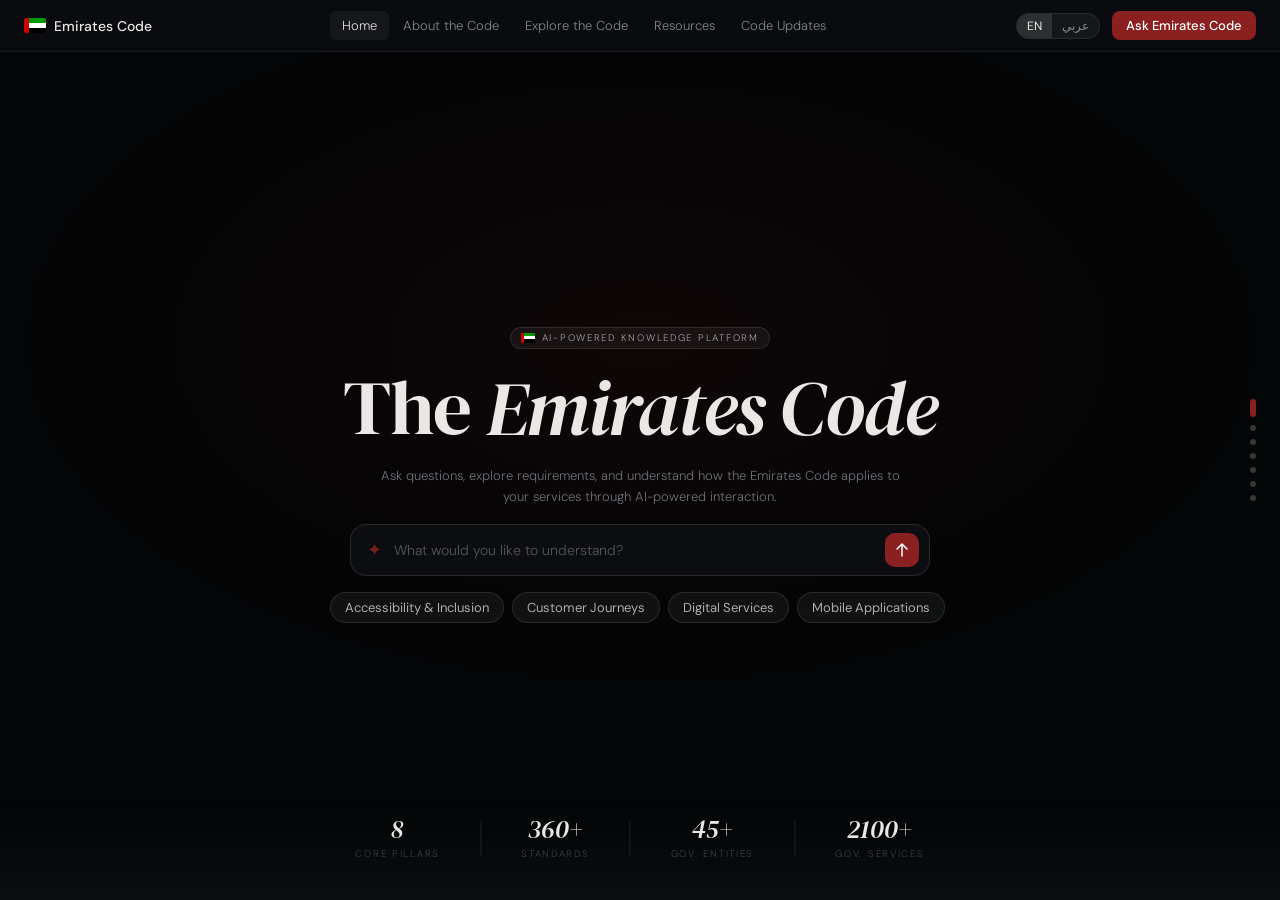
<file: src/main/resources/templates/demo3/index.html>
<!DOCTYPE html>
<html lang="en">
<head>
  <meta charset="UTF-8"/>
  <meta name="viewport" content="width=device-width, initial-scale=1.0"/>
  <title>Emirates Code — AI-Powered Knowledge Platform</title>
  <link href="https://fonts.googleapis.com/css2?family=DM+Sans:ital,opsz,wght@0,9..40,300;0,9..40,400;0,9..40,500;0,9..40,600;1,9..40,300&family=DM+Serif+Display:ital@0;1&display=swap" rel="stylesheet">
  <style>
    /* ─── Reset & Variables ───────────────────────────────────────── */
    *, *::before, *::after { margin: 0; padding: 0; box-sizing: border-box; }
    html { scroll-behavior: smooth; }

    :root {
      --bg: #0b0d11;
      --bg-card: #0f1115;
      --fg: #eae7e5;
      --fg-muted: #6e7278;
      --fg-dim: #3d4148;
      --red: #8b2020;
      --green: #1a5c38;
      --border: rgba(255,255,255,0.08);
      --border-hover: rgba(255,255,255,0.16);
    }

    body {
      font-family: 'DM Sans', system-ui, sans-serif;
      font-weight: 300;
      background: var(--bg);
      color: var(--fg);
      overflow: hidden;
    }

    h1, h2, h3 {
      font-family: 'DM Serif Display', serif;
      font-weight: 400;
      letter-spacing: -0.02em;
    }

    /* ─── Snap Container ─────────────────────────────────────────── */
    #snap-container {
      height: 100vh;
      overflow-y: scroll;
      scroll-snap-type: y mandatory;
      scrollbar-width: none;
    }
    #snap-container::-webkit-scrollbar { display: none; }

    .snap-section {
      scroll-snap-align: start;
      scroll-snap-stop: always;
      height: 100vh;
      min-height: 100vh;
      position: relative;
      overflow: hidden;
    }

    /* ─── Separator ──────────────────────────────────────────────── */
    .separator {
      background: linear-gradient(90deg, transparent, rgba(255,255,255,0.1), transparent);
      height: 1px;
      position: absolute;
      top: 0;
      left: 0;
      right: 0;
    }

    /* ─── Fixed Navbar ───────────────────────────────────────────── */
    .navbar {
      position: fixed;
      top: 0;
      left: 0;
      right: 0;
      z-index: 200;
      height: 52px;
      background: rgba(11,13,17,0.85);
      backdrop-filter: blur(20px);
      -webkit-backdrop-filter: blur(20px);
      border-bottom: 1px solid rgba(255,255,255,0.06);
      display: flex;
      align-items: center;
      padding: 0 1.5rem;
      gap: 2rem;
    }

    .navbar-brand {
      display: flex;
      align-items: center;
      gap: 0.5rem;
      font-family: 'DM Sans', sans-serif;
      font-weight: 500;
      font-size: 0.875rem;
      color: var(--fg);
      text-decoration: none;
      white-space: nowrap;
      flex-shrink: 0;
    }

    .navbar-brand .flag-icon {
      width: 22px;
      height: 15px;
      display: inline-flex;
      flex-direction: column;
      overflow: hidden;
      border-radius: 2px;
      flex-shrink: 0;
    }

    .navbar-brand .flag-icon span {
      flex: 1;
    }

    .flag-green { background: #009900; }
    .flag-white { background: #ffffff; }
    .flag-black { background: #000000; }
    .flag-red-bar {
      position: absolute;
      left: 0;
      top: 0;
      bottom: 0;
      width: 5px;
      background: #cc0001;
    }

    .flag-wrap {
      width: 22px;
      height: 15px;
      position: relative;
      overflow: hidden;
      border-radius: 2px;
      flex-shrink: 0;
    }
    .flag-wrap .flag-stripes {
      position: absolute;
      left: 5px;
      top: 0;
      right: 0;
      bottom: 0;
      display: flex;
      flex-direction: column;
    }
    .flag-wrap .flag-stripes span { flex: 1; }

    .navbar-nav {
      display: flex;
      align-items: center;
      gap: 0.125rem;
      flex: 1;
      justify-content: center;
    }

    .nav-link {
      color: rgba(255,255,255,0.5);
      font-size: 0.8125rem;
      font-weight: 300;
      text-decoration: none;
      padding: 0.375rem 0.75rem;
      border-radius: 0.375rem;
      transition: color 0.2s, background 0.2s;
      white-space: nowrap;
    }
    .nav-link:hover, .nav-link.active {
      color: rgba(255,255,255,0.85);
      background: rgba(255,255,255,0.05);
    }

    .navbar-right {
      display: flex;
      align-items: center;
      gap: 0.75rem;
      flex-shrink: 0;
    }

    .lang-toggle {
      display: flex;
      align-items: center;
      background: rgba(255,255,255,0.05);
      border: 1px solid rgba(255,255,255,0.08);
      border-radius: 999px;
      overflow: hidden;
      font-size: 0.75rem;
    }
    .lang-toggle button {
      background: none;
      border: none;
      color: rgba(255,255,255,0.5);
      padding: 0.25rem 0.625rem;
      cursor: pointer;
      font-family: 'DM Sans', sans-serif;
      font-size: 0.75rem;
      font-weight: 400;
      transition: all 0.2s;
    }
    .lang-toggle button.active {
      background: rgba(255,255,255,0.1);
      color: rgba(255,255,255,0.9);
    }

    .btn-ask {
      background: var(--red);
      color: #fff;
      border: none;
      border-radius: 0.5rem;
      padding: 0.4rem 0.875rem;
      font-family: 'DM Sans', sans-serif;
      font-size: 0.8125rem;
      font-weight: 500;
      cursor: pointer;
      transition: all 0.2s;
      white-space: nowrap;
    }
    .btn-ask:hover { background: #a02424; }

    .btn-secondary {
      background: rgba(255,255,255,0.06);
      color: rgba(255,255,255,0.7);
      border: 1px solid rgba(255,255,255,0.1);
      border-radius: 0.5rem;
      padding: 0.5rem 1.125rem;
      font-family: 'DM Sans', sans-serif;
      font-size: 0.8125rem;
      font-weight: 400;
      cursor: pointer;
      transition: all 0.2s;
    }
    .btn-secondary:hover {
      background: rgba(255,255,255,0.1);
      color: rgba(255,255,255,0.9);
      border-color: rgba(255,255,255,0.18);
    }

    /* ─── Dot Navigation ─────────────────────────────────────────── */
    .dot-nav {
      position: fixed;
      right: 1.5rem;
      top: 50%;
      transform: translateY(-50%);
      display: flex;
      flex-direction: column;
      gap: 8px;
      z-index: 100;
    }

    .dot-nav-item {
      width: 6px;
      height: 6px;
      border-radius: 50%;
      background: rgba(255,255,255,0.2);
      cursor: pointer;
      transition: all 0.3s;
    }

    .dot-nav-item.active {
      width: 6px;
      height: 18px;
      border-radius: 3px;
      background: #8b2020;
    }

    /* ─── BG Parallax Layers ─────────────────────────────────────── */
    .parallax-bg {
      position: absolute;
      inset: -10%;
      background-size: cover;
      background-position: center;
      will-change: transform;
      z-index: 0;
    }

    .overlay-dark {
      position: absolute;
      inset: 0;
      background: oklch(8% 0.005 260 / 68%);
      z-index: 1;
    }

    .overlay-glow {
      position: absolute;
      inset: 0;
      background: radial-gradient(ellipse 70% 55% at 50% 38%, rgba(139,32,32,0.08) 0%, transparent 70%);
      z-index: 2;
    }

    .bottom-fade {
      position: absolute;
      bottom: 0;
      left: 0;
      right: 0;
      height: 96px;
      background: linear-gradient(to top, #0b0d11, transparent);
      z-index: 3;
    }

    .section-content {
      position: relative;
      z-index: 4;
      height: 100%;
      display: flex;
      flex-direction: column;
      justify-content: center;
    }

    /* ─── Section 1: Hero ────────────────────────────────────────── */
    #section-hero .parallax-bg {
      background-image: url('https://d2xsxph8kpxj0f.cloudfront.net/310419663032392563/ZMamoSp8sQULAHMR8YxFMF/hero-bg-btTBUnJJ8727t82yEkLZsq.webp');
    }

    .hero-inner {
      display: flex;
      flex-direction: column;
      align-items: center;
      text-align: center;
      padding: 0 1.5rem;
      padding-top: 52px;
      gap: 1rem;
    }

    .eyebrow-badge {
      display: inline-flex;
      align-items: center;
      gap: 0.4rem;
      background: rgba(255,255,255,0.05);
      border: 1px solid rgba(255,255,255,0.1);
      border-radius: 999px;
      padding: 0.2rem 0.65rem;
      font-size: 0.6rem;
      font-weight: 300;
      letter-spacing: 0.18em;
      text-transform: uppercase;
      color: rgba(255,255,255,0.6);
    }

    .hero-headline {
      font-family: 'DM Serif Display', serif;
      font-size: clamp(2.25rem, 6vw, 5rem);
      color: var(--fg);
      line-height: 1.1;
    }

    .hero-headline em {
      font-style: italic;
      color: var(--fg);
    }

    .hero-subtitle {
      font-size: 0.8125rem;
      font-weight: 300;
      color: var(--fg-muted);
      max-width: 520px;
      line-height: 1.65;
    }

    .ai-input-wrapper {
      background: #0c0d10;
      border: 1px solid rgba(255,255,255,0.12);
      border-radius: 1rem;
      transition: all 0.3s;
      max-width: 580px;
      width: 100%;
      display: flex;
      align-items: center;
      padding: 0.5rem 0.625rem 0.5rem 1rem;
      gap: 0.75rem;
    }

    .ai-input-wrapper:focus-within {
      border-color: rgba(255,255,255,0.22);
      box-shadow: 0 0 0 3px rgba(255,255,255,0.04), 0 8px 40px rgba(0,0,0,0.3);
    }

    .ai-input-icon {
      color: var(--red);
      font-size: 1.125rem;
      flex-shrink: 0;
      opacity: 0.85;
    }

    .ai-input-wrapper input {
      flex: 1;
      background: none;
      border: none;
      outline: none;
      color: var(--fg);
      font-family: 'DM Sans', sans-serif;
      font-size: 0.875rem;
      font-weight: 300;
      min-width: 0;
    }

    .ai-input-wrapper input::placeholder { color: rgba(255,255,255,0.3); }

    .ai-send-btn {
      background: var(--red);
      border: none;
      border-radius: 0.625rem;
      width: 34px;
      height: 34px;
      display: flex;
      align-items: center;
      justify-content: center;
      cursor: pointer;
      flex-shrink: 0;
      transition: background 0.2s;
      color: #fff;
      font-size: 0.875rem;
    }
    .ai-send-btn:hover { background: #a02424; }

    .chips-row {
      display: flex;
      gap: 0.5rem;
      overflow-x: auto;
      scrollbar-width: none;
      max-width: 620px;
      width: 100%;
      padding-bottom: 2px;
    }
    .chips-row::-webkit-scrollbar { display: none; }

    .prompt-chip {
      background: rgba(255,255,255,0.05);
      border: 1px solid rgba(255,255,255,0.1);
      border-radius: 999px;
      padding: 0.375rem 0.875rem;
      font-family: 'DM Sans', sans-serif;
      font-size: 0.8125rem;
      font-weight: 400;
      color: #b0adab;
      white-space: nowrap;
      cursor: pointer;
      transition: all 0.2s;
      display: inline-flex;
      align-items: center;
    }
    .prompt-chip:hover {
      color: #eae7e5;
      background: rgba(255,255,255,0.09);
      border-color: rgba(255,255,255,0.18);
    }

    /* Hero stats bar */
    .stats-bar {
      position: absolute;
      bottom: 2.5rem;
      left: 50%;
      transform: translateX(-50%);
      z-index: 4;
      display: flex;
      align-items: center;
      gap: 2.5rem;
    }

    .stat-item {
      display: flex;
      flex-direction: column;
      align-items: center;
      gap: 0.25rem;
    }

    .stat-number {
      font-family: 'DM Serif Display', serif;
      font-style: italic;
      font-size: clamp(1.25rem, 2vw, 1.75rem);
      color: var(--fg);
      line-height: 1;
    }

    .stat-label {
      font-family: 'DM Sans', sans-serif;
      font-weight: 300;
      font-size: 0.6rem;
      letter-spacing: 0.18em;
      text-transform: uppercase;
      color: #3d4148;
    }

    .stat-sep {
      width: 1px;
      height: 36px;
      background: rgba(255,255,255,0.1);
    }

    /* ─── Eyebrow (sections) ─────────────────────────────────────── */
    .eyebrow {
      font-family: 'DM Sans', sans-serif;
      font-size: 0.6rem;
      font-weight: 300;
      letter-spacing: 0.18em;
      text-transform: uppercase;
      margin-bottom: 0.75rem;
    }
    .eyebrow-red { color: var(--red); }
    .eyebrow-green { color: #2e8b57; }

    .section-header-block {
      margin-bottom: 1.75rem;
    }

    .section-h2 {
      font-size: clamp(1.75rem, 3.5vw, 3rem);
      color: var(--fg);
      line-height: 1.1;
      margin-bottom: 0.625rem;
    }

    .section-subtitle {
      font-size: 0.8125rem;
      font-weight: 300;
      color: var(--fg-muted);
      max-width: 480px;
      line-height: 1.65;
    }

    /* ─── Section 2: Intent ─────────────────────────────────────── */
    #section-intent .parallax-bg {
      background-image: url('https://d2xsxph8kpxj0f.cloudfront.net/310419663032392563/ZMamoSp8sQULAHMR8YxFMF/section-bg-green-9KpvyUDKKNtKGo25KBaACY.webp');
    }

    .intent-grid {
      display: grid;
      grid-template-columns: repeat(3, 1fr);
      gap: 0.625rem;
      max-width: 860px;
      width: 100%;
    }

    .intent-card {
      cursor: pointer;
      background: #08090c;
      border: 1px solid rgba(255,255,255,0.08);
      border-radius: 0.75rem;
      padding: 1.1rem 1.25rem;
      transition: all 0.3s cubic-bezier(0.4,0,0.2,1);
    }

    .intent-card:hover {
      border-color: rgba(255,255,255,0.16);
      transform: translateY(-2px);
      box-shadow: 0 8px 24px rgba(0,0,0,0.3);
    }

    .intent-icon {
      font-family: monospace;
      font-size: 1rem;
      color: #3d4148;
      margin-bottom: 0.5rem;
      display: block;
    }

    .intent-title {
      font-family: 'DM Sans', sans-serif;
      font-weight: 500;
      font-size: 0.8125rem;
      color: #e0ddd9;
      margin-bottom: 0.35rem;
      line-height: 1.3;
    }

    .intent-desc {
      font-family: 'DM Sans', sans-serif;
      font-weight: 300;
      font-size: 0.75rem;
      color: #6e7278;
      line-height: 1.55;
    }

    /* ─── Section 3: Questions ──────────────────────────────────── */
    #section-questions {
      background: #0b0d11;
    }

    .questions-layout {
      display: flex;
      gap: 4rem;
      align-items: flex-start;
      max-width: 960px;
      width: 100%;
      padding: 0 1.5rem;
    }

    .questions-left {
      flex-shrink: 0;
      width: 220px;
    }

    .questions-right {
      flex: 1;
      min-width: 0;
    }

    .question-item {
      border-bottom: 1px solid rgba(255,255,255,0.07);
      transition: background 0.2s;
      border-radius: 0.375rem;
      overflow: hidden;
    }

    .question-item:hover { background: rgba(255,255,255,0.03); }

    .question-header {
      display: flex;
      align-items: center;
      justify-content: space-between;
      padding: 1rem 0.75rem;
      cursor: pointer;
      gap: 1rem;
    }

    .question-text {
      font-family: 'DM Sans', sans-serif;
      font-weight: 400;
      font-size: 0.9375rem;
      color: var(--fg);
      line-height: 1.45;
    }

    .question-toggle {
      width: 20px;
      height: 20px;
      border-radius: 50%;
      background: rgba(255,255,255,0.06);
      border: none;
      color: rgba(255,255,255,0.5);
      display: flex;
      align-items: center;
      justify-content: center;
      cursor: pointer;
      flex-shrink: 0;
      font-size: 0.75rem;
      transition: all 0.3s;
    }

    .question-item.open .question-toggle {
      background: rgba(139,32,32,0.2);
      color: #e05a5a;
      transform: rotate(45deg);
    }

    .question-body {
      max-height: 0;
      overflow: hidden;
      transition: max-height 0.4s ease;
    }

    .question-item.open .question-body { max-height: 300px; }

    .question-answer {
      padding: 0 0.75rem 1rem;
      font-family: 'DM Sans', sans-serif;
      font-weight: 300;
      font-size: 0.875rem;
      color: var(--fg-muted);
      line-height: 1.65;
    }

    .question-meta {
      display: flex;
      align-items: center;
      gap: 0.5rem;
      margin-top: 0.75rem;
      flex-wrap: wrap;
    }

    .q-tag {
      background: rgba(255,255,255,0.05);
      border: 1px solid rgba(255,255,255,0.08);
      border-radius: 999px;
      padding: 0.125rem 0.5rem;
      font-size: 0.6875rem;
      color: rgba(255,255,255,0.5);
    }

    .q-refs {
      font-size: 0.6875rem;
      color: var(--fg-dim);
      margin-left: auto;
    }

    /* ─── Section 4: Framework ──────────────────────────────────── */
    #section-framework .parallax-bg {
      background-image: url('https://d2xsxph8kpxj0f.cloudfront.net/310419663032392563/ZMamoSp8sQULAHMR8YxFMF/section-bg-green-9KpvyUDKKNtKGo25KBaACY.webp');
    }

    .domain-grid {
      display: grid;
      grid-template-columns: repeat(4, 1fr);
      gap: 0.625rem;
      max-width: 900px;
      width: 100%;
    }

    .domain-card {
      cursor: pointer;
      background: #06070a;
      border: 1px solid rgba(255,255,255,0.07);
      border-radius: 0.75rem;
      padding: 1.1rem 1.25rem;
      transition: all 0.3s cubic-bezier(0.4,0,0.2,1);
    }

    .domain-card:hover {
      border-color: rgba(139,32,32,0.35);
      transform: translateY(-3px);
      box-shadow: 0 0 0 1px rgba(139,32,32,0.15), 0 12px 40px rgba(0,0,0,0.4);
    }

    .domain-accent-line {
      width: 24px;
      height: 1px;
      margin-bottom: 0.75rem;
    }

    .domain-name {
      font-family: 'DM Sans', sans-serif;
      font-weight: 500;
      font-size: 0.8125rem;
      color: #e0ddd9;
      margin-bottom: 0.35rem;
      line-height: 1.3;
    }

    .domain-desc {
      font-family: 'DM Sans', sans-serif;
      font-weight: 300;
      font-size: 0.75rem;
      color: #6e7278;
      line-height: 1.55;
      display: -webkit-box;
      -webkit-line-clamp: 2;
      -webkit-box-orient: vertical;
      overflow: hidden;
      margin-bottom: 0.625rem;
    }

    .domain-count {
      font-family: 'DM Sans', sans-serif;
      font-weight: 300;
      font-size: 0.6875rem;
    }

    .framework-header-row {
      display: flex;
      align-items: flex-end;
      justify-content: space-between;
      max-width: 900px;
      width: 100%;
      margin-bottom: 1.25rem;
    }

    /* ─── Section 5: What's New ─────────────────────────────────── */
    #section-updates .parallax-bg {
      background-image: url('https://d2xsxph8kpxj0f.cloudfront.net/310419663032392563/ZMamoSp8sQULAHMR8YxFMF/section-bg-red-PJ7vS9FbSULvuxE6RbkryQ.webp');
    }

    .updates-grid {
      display: grid;
      grid-template-columns: repeat(2, 1fr);
      gap: 0.75rem;
      max-width: 760px;
      width: 100%;
    }

    .update-card {
      background: rgba(11,13,17,0.8);
      border: 1px solid rgba(255,255,255,0.1);
      border-radius: 0.75rem;
      padding: 1.25rem;
      backdrop-filter: blur(12px);
      -webkit-backdrop-filter: blur(12px);
      transition: all 0.3s;
    }
    .update-card:hover {
      border-color: rgba(255,255,255,0.16);
      transform: translateY(-2px);
    }

    .update-type {
      font-family: 'DM Sans', sans-serif;
      font-size: 0.65rem;
      font-weight: 400;
      letter-spacing: 0.12em;
      text-transform: uppercase;
      color: var(--fg-muted);
      margin-bottom: 0.5rem;
    }

    .update-title {
      font-family: 'DM Sans', sans-serif;
      font-weight: 500;
      font-size: 0.875rem;
      color: var(--fg);
      margin-bottom: 0.5rem;
      line-height: 1.35;
    }

    .update-excerpt {
      font-family: 'DM Sans', sans-serif;
      font-weight: 300;
      font-size: 0.8125rem;
      color: var(--fg-muted);
      line-height: 1.6;
      display: -webkit-box;
      -webkit-line-clamp: 2;
      -webkit-box-orient: vertical;
      overflow: hidden;
      margin-bottom: 0.875rem;
    }

    .update-footer {
      display: flex;
      align-items: center;
      justify-content: space-between;
    }

    .update-date {
      font-size: 0.6875rem;
      color: var(--fg-dim);
    }

    .tag-pill {
      border-radius: 999px;
      padding: 0.125rem 0.5rem;
      font-size: 0.6875rem;
      font-weight: 400;
    }

    .tag-pill-red {
      background: rgba(139,32,32,0.15);
      color: #d96060;
      border: 1px solid rgba(139,32,32,0.2);
    }

    .tag-pill-green {
      background: rgba(26,92,56,0.2);
      color: #5db887;
      border: 1px solid rgba(26,92,56,0.25);
    }

    .updates-header-row {
      display: flex;
      align-items: flex-end;
      justify-content: space-between;
      max-width: 760px;
      width: 100%;
      margin-bottom: 1.25rem;
    }

    /* ─── Section 6: Resources ──────────────────────────────────── */
    #section-resources .parallax-bg {
      background-image: url('https://d2xsxph8kpxj0f.cloudfront.net/310419663032392563/ZMamoSp8sQULAHMR8YxFMF/section-bg-green-9KpvyUDKKNtKGo25KBaACY.webp');
      background-position: center 30%;
    }

    .resources-grid {
      display: grid;
      grid-template-columns: repeat(auto-fit, minmax(200px, 1fr));
      gap: 0.75rem;
      max-width: 900px;
      width: 100%;
    }

    .resource-card {
      background: rgba(11,13,17,0.8);
      border: 1px solid rgba(255,255,255,0.1);
      border-radius: 0.75rem;
      padding: 1.25rem;
      backdrop-filter: blur(12px);
      -webkit-backdrop-filter: blur(12px);
      transition: all 0.3s;
      display: flex;
      flex-direction: column;
    }
    .resource-card:hover {
      border-color: rgba(255,255,255,0.16);
      transform: translateY(-2px);
    }

    .resource-dot {
      width: 8px;
      height: 8px;
      border-radius: 50%;
      margin-bottom: 0.875rem;
    }
    .resource-dot-red { background: var(--red); }
    .resource-dot-green { background: var(--green); }

    .resource-title {
      font-family: 'DM Sans', sans-serif;
      font-weight: 500;
      font-size: 0.875rem;
      color: var(--fg);
      margin-bottom: 0.5rem;
      line-height: 1.35;
    }

    .resource-desc {
      font-family: 'DM Sans', sans-serif;
      font-weight: 300;
      font-size: 0.8125rem;
      color: var(--fg-muted);
      line-height: 1.6;
      flex: 1;
      margin-bottom: 1rem;
    }

    .resource-cta {
      font-family: 'DM Sans', sans-serif;
      font-size: 0.8125rem;
      font-weight: 400;
      text-decoration: none;
      display: inline-flex;
      align-items: center;
      gap: 0.375rem;
      transition: gap 0.2s;
      cursor: pointer;
      background: none;
      border: none;
    }
    .resource-cta:hover { gap: 0.625rem; }
    .resource-cta-red { color: #d96060; }
    .resource-cta-green { color: #5db887; }

    /* ─── Section 7: Footer ─────────────────────────────────────── */
    #section-footer {
      background: #0c0e12;
      border-top: 1px solid rgba(255,255,255,0.06);
      scroll-snap-align: start;
      scroll-snap-stop: always;
      height: 100vh;
      min-height: 100vh;
      position: relative;
      overflow: hidden;
    }

    .footer-inner {
      height: 100%;
      display: flex;
      flex-direction: column;
      justify-content: center;
      padding: 3rem 2rem;
      max-width: 960px;
      margin: 0 auto;
      width: 100%;
    }

    .footer-top {
      display: grid;
      grid-template-columns: 1.6fr 1fr 1fr 1fr;
      gap: 3rem;
      margin-bottom: 2.5rem;
    }

    .footer-brand-col {}

    .footer-brand {
      display: flex;
      align-items: center;
      gap: 0.5rem;
      font-family: 'DM Sans', sans-serif;
      font-weight: 500;
      font-size: 0.9rem;
      color: var(--fg);
      margin-bottom: 0.875rem;
    }

    .footer-brand-desc {
      font-size: 0.8125rem;
      font-weight: 300;
      color: var(--fg-muted);
      line-height: 1.65;
      max-width: 260px;
    }

    .footer-col-title {
      font-family: 'DM Sans', sans-serif;
      font-weight: 500;
      font-size: 0.8125rem;
      color: rgba(255,255,255,0.6);
      margin-bottom: 0.875rem;
      letter-spacing: 0.04em;
    }

    .footer-links {
      list-style: none;
      display: flex;
      flex-direction: column;
      gap: 0.5rem;
    }

    .footer-links li a {
      font-size: 0.8125rem;
      font-weight: 300;
      color: var(--fg-muted);
      text-decoration: none;
      transition: color 0.2s;
    }
    .footer-links li a:hover { color: rgba(255,255,255,0.75); }

    .footer-bottom {
      border-top: 1px solid rgba(255,255,255,0.06);
      padding-top: 1.5rem;
      display: flex;
      align-items: center;
      justify-content: space-between;
      gap: 1rem;
    }

    .footer-copy {
      font-size: 0.75rem;
      font-weight: 300;
      color: var(--fg-dim);
    }

    .footer-bottom-links {
      display: flex;
      gap: 1.5rem;
    }

    .footer-bottom-links a {
      font-size: 0.75rem;
      font-weight: 300;
      color: var(--fg-dim);
      text-decoration: none;
      transition: color 0.2s;
    }
    .footer-bottom-links a:hover { color: rgba(255,255,255,0.6); }

    /* ─── Shared Section Container ───────────────────────────────── */
    .section-wrap {
      height: 100%;
      display: flex;
      flex-direction: column;
      align-items: center;
      justify-content: center;
      padding: 0 2rem;
      padding-top: 60px;
    }

    /* ─── Chat Overlay ───────────────────────────────────────────── */
    .chat-overlay {
      position: fixed;
      inset: 0;
      z-index: 500;
      display: none;
      align-items: flex-end;
      justify-content: center;
      background: rgba(0,0,0,0.7);
      padding: 0 1rem 1rem;
      backdrop-filter: blur(4px);
      -webkit-backdrop-filter: blur(4px);
    }

    .chat-overlay.open { display: flex; }

    .chat-modal {
      background: #0f1117;
      border: 1px solid rgba(255,255,255,0.1);
      border-radius: 1.25rem 1.25rem 0.75rem 0.75rem;
      max-width: 760px;
      width: 100%;
      max-height: 82vh;
      display: flex;
      flex-direction: column;
      animation: slideUp 0.35s cubic-bezier(0.32,0.72,0,1);
      overflow: hidden;
    }

    @keyframes slideUp {
      from { transform: translateY(100%); opacity: 0; }
      to { transform: translateY(0); opacity: 1; }
    }

    .chat-handle {
      display: flex;
      justify-content: center;
      padding: 0.75rem 0 0;
      flex-shrink: 0;
    }

    .chat-handle-bar {
      width: 36px;
      height: 4px;
      border-radius: 2px;
      background: rgba(255,255,255,0.12);
    }

    .chat-header {
      padding: 0.875rem 1.25rem 0.875rem;
      display: flex;
      align-items: center;
      border-bottom: 1px solid rgba(255,255,255,0.07);
      flex-shrink: 0;
      gap: 0.75rem;
    }

    .chat-header-icon {
      width: 32px;
      height: 32px;
      border-radius: 0.5rem;
      background: rgba(139,32,32,0.2);
      display: flex;
      align-items: center;
      justify-content: center;
      font-size: 1rem;
      flex-shrink: 0;
    }

    .chat-header-text { flex: 1; }

    .chat-header-title {
      font-family: 'DM Sans', sans-serif;
      font-weight: 500;
      font-size: 0.9rem;
      color: var(--fg);
    }

    .chat-header-sub {
      font-size: 0.75rem;
      font-weight: 300;
      color: var(--fg-muted);
      margin-top: 0.1rem;
    }

    .chat-close {
      background: rgba(255,255,255,0.06);
      border: 1px solid rgba(255,255,255,0.08);
      border-radius: 50%;
      width: 28px;
      height: 28px;
      display: flex;
      align-items: center;
      justify-content: center;
      cursor: pointer;
      color: rgba(255,255,255,0.5);
      font-size: 0.875rem;
      transition: all 0.2s;
    }
    .chat-close:hover { background: rgba(255,255,255,0.1); color: var(--fg); }

    .chat-messages {
      flex: 1;
      overflow-y: auto;
      padding: 1rem 1.25rem;
      display: flex;
      flex-direction: column;
      gap: 0.875rem;
      scrollbar-width: thin;
      scrollbar-color: rgba(255,255,255,0.08) transparent;
    }

    .chat-empty-state {
      display: flex;
      flex-direction: column;
      align-items: center;
      justify-content: center;
      text-align: center;
      flex: 1;
      gap: 1rem;
      padding: 2rem 0;
    }

    .chat-empty-icon {
      width: 44px;
      height: 44px;
      border-radius: 0.75rem;
      background: rgba(139,32,32,0.15);
      display: flex;
      align-items: center;
      justify-content: center;
      font-size: 1.25rem;
    }

    .chat-empty-text {
      font-family: 'DM Serif Display', serif;
      font-size: 1.1rem;
      color: rgba(255,255,255,0.5);
      font-style: italic;
    }

    .chat-empty-chips {
      display: flex;
      flex-wrap: wrap;
      gap: 0.4rem;
      justify-content: center;
      max-width: 500px;
    }

    .msg-user {
      align-self: flex-end;
      background: rgba(255,255,255,0.07);
      border: 1px solid rgba(255,255,255,0.09);
      border-radius: 1rem 1rem 0.25rem 1rem;
      padding: 0.625rem 0.875rem;
      font-size: 0.875rem;
      color: var(--fg);
      max-width: 80%;
    }

    .msg-bot-wrap {
      align-self: flex-start;
      display: flex;
      gap: 0.5rem;
      max-width: 90%;
    }

    .msg-bot-avatar {
      width: 24px;
      height: 24px;
      border-radius: 50%;
      background: rgba(139,32,32,0.25);
      display: flex;
      align-items: center;
      justify-content: center;
      font-size: 0.7rem;
      flex-shrink: 0;
      margin-top: 2px;
    }

    .msg-bot {
      background: rgba(255,255,255,0.03);
      border: 1px solid rgba(255,255,255,0.07);
      border-radius: 0.25rem 1rem 1rem 1rem;
      padding: 0.75rem 0.875rem;
      font-size: 0.875rem;
      font-weight: 300;
      color: var(--fg);
      line-height: 1.65;
    }

    .typing-dots {
      display: flex;
      gap: 3px;
      align-items: center;
      padding: 0.25rem 0;
    }

    .typing-dot {
      width: 5px;
      height: 5px;
      border-radius: 50%;
      background: rgba(255,255,255,0.3);
      animation: typingPulse 1.2s ease-in-out infinite;
    }
    .typing-dot:nth-child(2) { animation-delay: 0.2s; }
    .typing-dot:nth-child(3) { animation-delay: 0.4s; }

    @keyframes typingPulse {
      0%, 80%, 100% { transform: scale(0.8); opacity: 0.4; }
      40% { transform: scale(1.1); opacity: 1; }
    }

    .cursor-blink {
      display: inline-block;
      width: 2px;
      height: 14px;
      background: var(--fg);
      margin-left: 1px;
      vertical-align: middle;
      animation: cursorBlink 0.7s step-end infinite;
    }

    @keyframes cursorBlink {
      0%, 100% { opacity: 1; }
      50% { opacity: 0; }
    }

    .chip {
      display: inline-flex; align-items: center; gap: 4px;
      padding: 3px 10px; border-radius: 100px;
      font-size: .7rem; font-weight: 500;
      letter-spacing: .06em; text-transform: uppercase;
    }
    .chip-success { background: rgba(26,92,56,0.25); color: #5db887; }
    .chip-error   { background: rgba(139,32,32,0.25); color: #d96060; }
    .chip-primary { background: rgba(201,168,76,0.2);  color: #d4aa55; }
    .chip-warning { background: rgba(180,130,0,0.2);   color: #d4aa00; }
    .chip-surface { background: rgba(255,255,255,0.07); color: rgba(255,255,255,0.5); }
    .resp-header  { display: flex; flex-wrap: wrap; align-items: center; gap: 6px; margin-bottom: 8px; }
    .resp-code {
      font-family: 'SF Mono','Fira Code',monospace; font-size: 12px;
      background: rgba(255,255,255,0.07); color: rgba(255,255,255,0.6);
      padding: 2px 8px; border-radius: 6px; letter-spacing: .02em;
    }
    .resp-section { margin-top: 10px; }
    .resp-label {
      font-size: 10.5px; font-weight: 500; text-transform: uppercase;
      letter-spacing: .08em; color: rgba(255,255,255,0.3); margin-bottom: 3px;
    }
    .resp-arabic {
      direction: rtl; text-align: right; font-size: 14px; color: rgba(255,255,255,0.6);
      background: rgba(255,255,255,0.04); border-radius: 8px; padding: 6px 10px;
    }
    .resp-excerpt {
      font-size: 13px; color: rgba(255,255,255,0.5);
      border-left: 2px solid rgba(255,255,255,0.12);
      padding-left: 10px; font-style: italic;
    }
    .stream-text { white-space: pre-wrap; word-break: break-word; }

    .chat-input-area {
      padding: 0.875rem 1.25rem;
      border-top: 1px solid rgba(255,255,255,0.07);
      flex-shrink: 0;
    }

    .chat-input-wrap {
      background: rgba(255,255,255,0.04);
      border: 1px solid rgba(255,255,255,0.1);
      border-radius: 0.875rem;
      display: flex;
      align-items: flex-end;
      padding: 0.5rem 0.5rem 0.5rem 0.875rem;
      gap: 0.625rem;
      transition: border-color 0.2s, box-shadow 0.2s;
    }

    .chat-input-wrap:focus-within {
      border-color: rgba(255,255,255,0.18);
      box-shadow: 0 0 0 3px rgba(255,255,255,0.03);
    }

    .chat-textarea {
      flex: 1;
      background: none;
      border: none;
      outline: none;
      resize: none;
      font-family: 'DM Sans', sans-serif;
      font-size: 0.875rem;
      font-weight: 300;
      color: var(--fg);
      line-height: 1.5;
      max-height: 120px;
      overflow-y: auto;
      scrollbar-width: none;
    }
    .chat-textarea::-webkit-scrollbar { display: none; }
    .chat-textarea::placeholder { color: rgba(255,255,255,0.25); }

    .chat-send-btn {
      background: var(--red);
      border: none;
      border-radius: 0.625rem;
      width: 34px;
      height: 34px;
      display: flex;
      align-items: center;
      justify-content: center;
      cursor: pointer;
      flex-shrink: 0;
      color: #fff;
      font-size: 0.875rem;
      transition: background 0.2s;
    }
    .chat-send-btn:hover { background: #a02424; }
    .chat-send-btn:disabled { background: rgba(139,32,32,0.4); cursor: not-allowed; }

    /* ─── Scroll animations ──────────────────────────────────────── */
    .anim-on-enter {
      opacity: 0;
      transform: translateY(16px);
      transition: opacity 0.6s ease, transform 0.6s ease;
    }

    .headline-on-enter {
      opacity: 0;
      transform: translateX(-36px);
      transition: opacity 0.7s ease, transform 0.7s ease;
    }

    .card-on-enter {
      opacity: 0;
      transform: translateY(20px);
      transition: opacity 0.5s ease, transform 0.5s ease;
    }

    .line-on-enter {
      transform: scaleX(0);
      transform-origin: left;
      transition: transform 0.8s cubic-bezier(0.4,0,0.2,1);
    }

    .section-entered .anim-on-enter,
    .section-entered .headline-on-enter,
    .section-entered .card-on-enter {
      opacity: 1;
      transform: translate(0,0);
    }

    .section-entered .line-on-enter { transform: scaleX(1); }

    /* stagger delays */
    .delay-1 { transition-delay: 0.1s !important; }
    .delay-2 { transition-delay: 0.2s !important; }
    .delay-3 { transition-delay: 0.3s !important; }
    .delay-4 { transition-delay: 0.4s !important; }
    .delay-5 { transition-delay: 0.5s !important; }
    .delay-6 { transition-delay: 0.6s !important; }
    .delay-7 { transition-delay: 0.7s !important; }
    .delay-8 { transition-delay: 0.8s !important; }
    .delay-9 { transition-delay: 0.9s !important; }
  </style>
</head>
<body>

<!-- ─── Fixed Navbar ──────────────────────────────────────────────── -->
<nav class="navbar">
  <a class="navbar-brand" href="#">
    <span class="flag-wrap">
      <span class="flag-red-bar"></span>
      <span class="flag-stripes">
        <span class="flag-green"></span>
        <span class="flag-white"></span>
        <span class="flag-black"></span>
      </span>
    </span>
    Emirates Code
  </a>

  <div class="navbar-nav">
    <a href="#" class="nav-link active">Home</a>
    <a href="#" class="nav-link">About the Code</a>
    <a href="#" class="nav-link">Explore the Code</a>
    <a href="#" class="nav-link">Resources</a>
    <a href="#" class="nav-link">Code Updates</a>
  </div>

  <div class="navbar-right">
    <div class="lang-toggle">
      <button class="active">EN</button>
      <button>عربي</button>
    </div>
    <button class="btn-ask" id="open-chat-btn">Ask Emirates Code</button>
  </div>
</nav>

<!-- ─── Dot Navigation ────────────────────────────────────────────── -->
<div class="dot-nav" id="dot-nav">
  <div class="dot-nav-item active" data-section="0"></div>
  <div class="dot-nav-item" data-section="1"></div>
  <div class="dot-nav-item" data-section="2"></div>
  <div class="dot-nav-item" data-section="3"></div>
  <div class="dot-nav-item" data-section="4"></div>
  <div class="dot-nav-item" data-section="5"></div>
  <div class="dot-nav-item" data-section="6"></div>
</div>

<!-- ─── Snap Container ────────────────────────────────────────────── -->
<div id="snap-container">

  <!-- ═══ SECTION 1: Hero ══════════════════════════════════════════ -->
  <section class="snap-section" id="section-hero">
    <div class="parallax-bg" id="parallax-0"></div>
    <div class="overlay-dark"></div>
    <div class="overlay-glow"></div>
    <div class="bottom-fade"></div>

    <div class="section-content">
      <div class="hero-inner">
        <div class="eyebrow-badge anim-on-enter delay-1">
          <span class="flag-wrap" style="width:14px;height:10px;display:inline-block;position:relative;border-radius:1px;flex-shrink:0;overflow:hidden;">
            <span class="flag-red-bar" style="width:3px;"></span>
            <span class="flag-stripes" style="left:3px;">
              <span class="flag-green"></span>
              <span class="flag-white"></span>
              <span class="flag-black"></span>
            </span>
          </span>
          AI-Powered Knowledge Platform
        </div>

        <h1 class="hero-headline headline-on-enter delay-2">
          The <em>Emirates Code</em>
        </h1>

        <p class="hero-subtitle anim-on-enter delay-3">
          Ask questions, explore requirements, and understand how the Emirates Code applies to your services through AI-powered interaction.
        </p>

        <div class="ai-input-wrapper anim-on-enter delay-4" id="hero-input-wrapper">
          <span class="ai-input-icon">✦</span>
          <input type="text" id="hero-input" placeholder="What would you like to understand?" autocomplete="off"/>
          <button class="ai-send-btn" id="hero-send-btn" aria-label="Send">
            <svg width="14" height="14" viewBox="0 0 14 14" fill="none" xmlns="http://www.w3.org/2000/svg">
              <path d="M7 1L7 13M7 1L2 6M7 1L12 6" stroke="white" stroke-width="1.5" stroke-linecap="round" stroke-linejoin="round"/>
            </svg>
          </button>
        </div>

        <div class="chips-row anim-on-enter delay-5" id="hero-chips">
          <button class="prompt-chip" data-prompt="Accessibility & Inclusion">Accessibility &amp; Inclusion</button>
          <button class="prompt-chip" data-prompt="Customer Journeys">Customer Journeys</button>
          <button class="prompt-chip" data-prompt="Digital Services">Digital Services</button>
          <button class="prompt-chip" data-prompt="Mobile Applications">Mobile Applications</button>
          <button class="prompt-chip" data-prompt="Service Measurement">Service Measurement</button>
          <button class="prompt-chip" data-prompt="AI & Automation">AI &amp; Automation</button>
          <button class="prompt-chip" data-prompt="Omnichannel Services">Omnichannel Services</button>
          <button class="prompt-chip" data-prompt="Service Centers">Service Centers</button>
        </div>
      </div>
    </div>

    <!-- Stats bar -->
    <div class="stats-bar">
      <div class="stat-item anim-on-enter delay-6">
        <span class="stat-number">8</span>
        <span class="stat-label">Core Pillars</span>
      </div>
      <div class="stat-sep anim-on-enter delay-6"></div>
      <div class="stat-item anim-on-enter delay-7">
        <span class="stat-number">360+</span>
        <span class="stat-label">Standards</span>
      </div>
      <div class="stat-sep anim-on-enter delay-7"></div>
      <div class="stat-item anim-on-enter delay-8">
        <span class="stat-number">45+</span>
        <span class="stat-label">Gov. Entities</span>
      </div>
      <div class="stat-sep anim-on-enter delay-8"></div>
      <div class="stat-item anim-on-enter delay-9">
        <span class="stat-number">2100+</span>
        <span class="stat-label">Gov. Services</span>
      </div>
    </div>
  </section>

  <!-- ═══ SECTION 2: Intent ════════════════════════════════════════ -->
  <section class="snap-section" id="section-intent">
    <div class="parallax-bg" id="parallax-1"></div>
    <div class="overlay-dark"></div>
    <div class="separator"></div>
    <div class="bottom-fade"></div>

    <div class="section-wrap">
      <div style="max-width:860px;width:100%;">
        <div class="section-header-block">
          <p class="eyebrow eyebrow-red anim-on-enter">Start Here</p>
          <h2 class="section-h2 headline-on-enter delay-1">What are you working on?</h2>
          <p class="section-subtitle anim-on-enter delay-2">Explore guidance and requirements based on your service design or operational needs.</p>
        </div>

        <div class="intent-grid">
          <div class="intent-card card-on-enter delay-1" data-prompt="Designing a Digital Service">
            <span class="intent-icon">◈</span>
            <div class="intent-title">Designing a Digital Service</div>
            <div class="intent-desc">Explore requirements and standards for building government digital services end-to-end.</div>
          </div>
          <div class="intent-card card-on-enter delay-2" data-prompt="Improving Customer Experience">
            <span class="intent-icon">◉</span>
            <div class="intent-title">Improving Customer Experience</div>
            <div class="intent-desc">Discover how the Emirates Code defines and measures quality customer journeys across all channels.</div>
          </div>
          <div class="intent-card card-on-enter delay-3" data-prompt="Accessibility & Inclusion standards">
            <span class="intent-icon">◎</span>
            <div class="intent-title">Accessibility &amp; Inclusion</div>
            <div class="intent-desc">Understand mandatory accessibility standards for inclusive service delivery.</div>
          </div>
          <div class="intent-card card-on-enter delay-4" data-prompt="Mobile Apps & Websites requirements">
            <span class="intent-icon">▣</span>
            <div class="intent-title">Mobile Apps &amp; Websites</div>
            <div class="intent-desc">Review technical and UX requirements for government digital touchpoints.</div>
          </div>
          <div class="intent-card card-on-enter delay-5" data-prompt="Omnichannel Services delivery">
            <span class="intent-icon">◈</span>
            <div class="intent-title">Omnichannel Services</div>
            <div class="intent-desc">Learn how to deliver consistent, connected experiences across all service channels.</div>
          </div>
          <div class="intent-card card-on-enter delay-6" data-prompt="Service Performance & KPIs measurement">
            <span class="intent-icon">◇</span>
            <div class="intent-title">Service Performance &amp; KPIs</div>
            <div class="intent-desc">Access measurement frameworks and performance indicators for government services.</div>
          </div>
          <div class="intent-card card-on-enter delay-7" data-prompt="AI-Enabled Services integration requirements">
            <span class="intent-icon">◉</span>
            <div class="intent-title">AI-Enabled Services</div>
            <div class="intent-desc">Explore requirements for integrating AI and automation into government service delivery.</div>
          </div>
          <div class="intent-card card-on-enter delay-8" data-prompt="Call Center Experience standards">
            <span class="intent-icon">◎</span>
            <div class="intent-title">Call Center Experience</div>
            <div class="intent-desc">Review standards for telephone and contact center service interactions.</div>
          </div>
          <div class="intent-card card-on-enter delay-9" data-prompt="Physical Service Centers in-person requirements">
            <span class="intent-icon">▣</span>
            <div class="intent-title">Physical Service Centers</div>
            <div class="intent-desc">Understand requirements for in-person service environments and operations.</div>
          </div>
        </div>
      </div>
    </div>
  </section>

  <!-- ═══ SECTION 3: Questions ═════════════════════════════════════ -->
  <section class="snap-section" id="section-questions">
    <div class="separator"></div>

    <div class="section-content">
      <div class="questions-layout">
        <div class="questions-left">
          <p class="eyebrow eyebrow-red anim-on-enter">Popular Questions</p>
          <h2 class="section-h2 headline-on-enter delay-1" style="font-size: clamp(1.5rem, 3vw, 2.5rem);">Frequently Asked</h2>
          <p class="section-subtitle anim-on-enter delay-2" style="font-size: 0.8rem; margin-top: 0.5rem;">Common queries about the Emirates Code, answered by AI.</p>
        </div>

        <div class="questions-right">
          <!-- Q1 -->
          <div class="question-item anim-on-enter delay-1">
            <div class="question-header" onclick="toggleQuestion(this)">
              <span class="question-text">What are the mandatory requirements for digital services?</span>
              <button class="question-toggle">+</button>
            </div>
            <div class="question-body">
              <div class="question-answer">
                The Code mandates that all digital government services meet 47 core requirements across usability, accessibility, performance, and security. Services must achieve a minimum usability score of 80%, support Arabic and English interfaces, and comply with WCAG 2.1 AA accessibility standards.
                <div class="question-meta">
                  <span class="q-tag">Digital Services</span>
                  <span class="q-tag">Accessibility</span>
                  <span class="q-tag">Usability</span>
                  <span class="q-refs">12 references</span>
                </div>
              </div>
            </div>
          </div>

          <!-- Q2 -->
          <div class="question-item anim-on-enter delay-2">
            <div class="question-header" onclick="toggleQuestion(this)">
              <span class="question-text">How should accessibility be implemented across channels?</span>
              <button class="question-toggle">+</button>
            </div>
            <div class="question-body">
              <div class="question-answer">
                Accessibility requirements apply universally across digital, physical, and telephone channels. Digital channels must conform to WCAG 2.1 AA, physical centers must meet universal design standards, and telephone services must provide relay services for hearing-impaired customers.
                <div class="question-meta">
                  <span class="q-tag">Accessibility</span>
                  <span class="q-tag">Omnichannel</span>
                  <span class="q-tag">Inclusion</span>
                  <span class="q-refs">8 references</span>
                </div>
              </div>
            </div>
          </div>

          <!-- Q3 -->
          <div class="question-item anim-on-enter delay-3">
            <div class="question-header" onclick="toggleQuestion(this)">
              <span class="question-text">How does the Emirates Code define proactive services?</span>
              <button class="question-toggle">+</button>
            </div>
            <div class="question-body">
              <div class="question-answer">
                Proactive services are defined as government services delivered to customers without requiring them to initiate a request. The Emirates Code requires entities to identify at least 20% of their services suitable for proactive delivery and implement life-event-based service triggers.
                <div class="question-meta">
                  <span class="q-tag">Proactive Services</span>
                  <span class="q-tag">Customer Experience</span>
                  <span class="q-refs">6 references</span>
                </div>
              </div>
            </div>
          </div>

          <!-- Q4 -->
          <div class="question-item anim-on-enter delay-4">
            <div class="question-header" onclick="toggleQuestion(this)">
              <span class="question-text">What KPIs does the Code require entities to track?</span>
              <button class="question-toggle">+</button>
            </div>
            <div class="question-body">
              <div class="question-answer">
                Entities must track 15 mandatory KPIs including Customer Satisfaction Score (target: ≥4.5/5), First Contact Resolution Rate (target: ≥85%), Digital Adoption Rate (target: ≥70%), and Average Service Completion Time benchmarked against sector standards.
                <div class="question-meta">
                  <span class="q-tag">Service Measurement</span>
                  <span class="q-tag">KPIs</span>
                  <span class="q-refs">9 references</span>
                </div>
              </div>
            </div>
          </div>
        </div>
      </div>
    </div>
  </section>

  <!-- ═══ SECTION 4: Framework ══════════════════════════════════════ -->
  <section class="snap-section" id="section-framework">
    <div class="parallax-bg" id="parallax-3"></div>
    <div class="overlay-dark"></div>
    <div class="separator"></div>
    <div class="bottom-fade"></div>

    <div class="section-wrap">
      <div class="framework-header-row">
        <div>
          <p class="eyebrow eyebrow-red anim-on-enter">Framework</p>
          <h2 class="section-h2 headline-on-enter delay-1">Explore the Framework</h2>
          <p class="section-subtitle anim-on-enter delay-2">Browse the Emirates Code by domain and category.</p>
        </div>
        <button class="btn-secondary anim-on-enter delay-2">View All Domains</button>
      </div>

      <div class="domain-grid">
        <div class="domain-card card-on-enter delay-1">
          <div class="domain-accent-line line-on-enter" style="background: #8b2020;"></div>
          <div class="domain-name">Customer Experience</div>
          <div class="domain-desc">Standards for designing and delivering exceptional customer journeys across all government touchpoints.</div>
          <div class="domain-count" style="color: #8b2020;">58 requirements</div>
        </div>
        <div class="domain-card card-on-enter delay-2">
          <div class="domain-accent-line line-on-enter" style="background: #1a5c38;"></div>
          <div class="domain-name">Digital Experience</div>
          <div class="domain-desc">Requirements for government websites, portals, and digital service delivery platforms.</div>
          <div class="domain-count" style="color: #2e8b57;">72 requirements</div>
        </div>
        <div class="domain-card card-on-enter delay-3">
          <div class="domain-accent-line line-on-enter" style="background: #8b2020;"></div>
          <div class="domain-name">Accessibility</div>
          <div class="domain-desc">Inclusive design standards ensuring services are accessible to all customers regardless of ability.</div>
          <div class="domain-count" style="color: #8b2020;">34 requirements</div>
        </div>
        <div class="domain-card card-on-enter delay-4">
          <div class="domain-accent-line line-on-enter" style="background: #1a5c38;"></div>
          <div class="domain-name">Service Design</div>
          <div class="domain-desc">Principles and requirements for designing government services around customer needs.</div>
          <div class="domain-count" style="color: #2e8b57;">45 requirements</div>
        </div>
        <div class="domain-card card-on-enter delay-5">
          <div class="domain-accent-line line-on-enter" style="background: #8b2020;"></div>
          <div class="domain-name">Proactive Services</div>
          <div class="domain-desc">Framework for anticipating customer needs and delivering services without requiring requests.</div>
          <div class="domain-count" style="color: #8b2020;">28 requirements</div>
        </div>
        <div class="domain-card card-on-enter delay-6">
          <div class="domain-accent-line line-on-enter" style="background: #1a5c38;"></div>
          <div class="domain-name">Operational Excellence</div>
          <div class="domain-desc">Standards for service delivery operations, staff competencies, and process efficiency.</div>
          <div class="domain-count" style="color: #2e8b57;">51 requirements</div>
        </div>
        <div class="domain-card card-on-enter delay-7">
          <div class="domain-accent-line line-on-enter" style="background: #8b2020;"></div>
          <div class="domain-name">Service Measurement</div>
          <div class="domain-desc">KPIs, benchmarks, and measurement frameworks for evaluating government service performance.</div>
          <div class="domain-count" style="color: #8b2020;">39 requirements</div>
        </div>
        <div class="domain-card card-on-enter delay-8">
          <div class="domain-accent-line line-on-enter" style="background: #1a5c38;"></div>
          <div class="domain-name">Communication Standards</div>
          <div class="domain-desc">Requirements for clear, consistent, and accessible government communications across all channels.</div>
          <div class="domain-count" style="color: #2e8b57;">33 requirements</div>
        </div>
      </div>
    </div>
  </section>

  <!-- ═══ SECTION 5: What's New ════════════════════════════════════ -->
  <section class="snap-section" id="section-updates">
    <div class="parallax-bg" id="parallax-4"></div>
    <div class="overlay-dark"></div>
    <div class="separator"></div>
    <div class="bottom-fade"></div>

    <div class="section-wrap">
      <div class="updates-header-row">
        <div>
          <p class="eyebrow eyebrow-green anim-on-enter">What's New</p>
          <h2 class="section-h2 headline-on-enter delay-1">Latest Guidance &amp; Updates</h2>
        </div>
        <button class="btn-secondary anim-on-enter delay-1">All Updates</button>
      </div>

      <div class="updates-grid">
        <div class="update-card card-on-enter delay-1">
          <div class="update-type">Updated Requirements</div>
          <div class="update-title">Digital Service Accessibility Standards</div>
          <div class="update-excerpt">Revised WCAG 2.1 AA compliance requirements now include enhanced mobile accessibility criteria and updated color contrast ratios.</div>
          <div class="update-footer">
            <span class="update-date">May 2026</span>
            <span class="tag-pill tag-pill-red">Accessibility</span>
          </div>
        </div>
        <div class="update-card card-on-enter delay-2">
          <div class="update-type">New Guidance</div>
          <div class="update-title">AI &amp; Automation Implementation Guide</div>
          <div class="update-excerpt">Comprehensive guidance on integrating AI-powered services while maintaining human oversight and customer transparency.</div>
          <div class="update-footer">
            <span class="update-date">April 2026</span>
            <span class="tag-pill tag-pill-green">AI &amp; Automation</span>
          </div>
        </div>
        <div class="update-card card-on-enter delay-3">
          <div class="update-type">Framework Update</div>
          <div class="update-title">Proactive Services Measurement Framework</div>
          <div class="update-excerpt">New KPIs and benchmarks for measuring the effectiveness of proactive government service delivery.</div>
          <div class="update-footer">
            <span class="update-date">March 2026</span>
            <span class="tag-pill tag-pill-red">Service Measurement</span>
          </div>
        </div>
        <div class="update-card card-on-enter delay-4">
          <div class="update-type">New Section</div>
          <div class="update-title">Omnichannel Consistency Standards</div>
          <div class="update-excerpt">Added requirements ensuring seamless customer experience continuity when switching between service channels.</div>
          <div class="update-footer">
            <span class="update-date">February 2026</span>
            <span class="tag-pill tag-pill-green">Omnichannel</span>
          </div>
        </div>
      </div>
    </div>
  </section>

  <!-- ═══ SECTION 6: Resources ══════════════════════════════════════ -->
  <section class="snap-section" id="section-resources">
    <div class="parallax-bg" id="parallax-5"></div>
    <div class="overlay-dark"></div>
    <div class="separator"></div>
    <div class="bottom-fade"></div>

    <div class="section-wrap">
      <div style="max-width:900px;width:100%;">
        <div class="section-header-block">
          <p class="eyebrow eyebrow-red anim-on-enter">Resources</p>
          <h2 class="section-h2 headline-on-enter delay-1">Supporting Materials</h2>
          <p class="section-subtitle anim-on-enter delay-2">Documentation, guides, and tools to support your implementation journey.</p>
        </div>

        <div class="resources-grid">
          <div class="resource-card card-on-enter delay-1">
            <div class="resource-dot resource-dot-red"></div>
            <div class="resource-title">Download Emirates Code</div>
            <div class="resource-desc">Access the complete Emirates Code as a structured document.</div>
            <button class="resource-cta resource-cta-red">Download PDF <span>→</span></button>
          </div>
          <div class="resource-card card-on-enter delay-2">
            <div class="resource-dot resource-dot-green"></div>
            <div class="resource-title">Quick Reference Guides</div>
            <div class="resource-desc">Condensed summaries of key requirements by domain and service type.</div>
            <button class="resource-cta resource-cta-green">View Guides <span>→</span></button>
          </div>
          <div class="resource-card card-on-enter delay-3">
            <div class="resource-dot resource-dot-red"></div>
            <div class="resource-title">FAQs</div>
            <div class="resource-desc">Answers to the most common questions about applying the Emirates Code.</div>
            <button class="resource-cta resource-cta-red">Browse FAQs <span>→</span></button>
          </div>
          <div class="resource-card card-on-enter delay-4">
            <div class="resource-dot resource-dot-green"></div>
            <div class="resource-title">Glossary</div>
            <div class="resource-desc">Definitions of key terms, concepts, and standards referenced throughout the Emirates Code.</div>
            <button class="resource-cta resource-cta-green">Open Glossary <span>→</span></button>
          </div>
          <div class="resource-card card-on-enter delay-5">
            <div class="resource-dot resource-dot-red"></div>
            <div class="resource-title">Implementation Guidance</div>
            <div class="resource-desc">Practical guidance and case studies for applying requirements in your entity.</div>
            <button class="resource-cta resource-cta-red">Explore Guidance <span>→</span></button>
          </div>
        </div>
      </div>
    </div>
  </section>

  <!-- ═══ SECTION 7: Footer ══════════════════════════════════════════ -->
  <section id="section-footer">
    <div class="footer-inner">
      <div class="footer-top">
        <div class="footer-brand-col">
          <div class="footer-brand">
            <span class="flag-wrap" style="width:20px;height:13px;">
              <span class="flag-red-bar" style="width:4px;"></span>
              <span class="flag-stripes" style="left:4px;">
                <span class="flag-green"></span>
                <span class="flag-white"></span>
                <span class="flag-black"></span>
              </span>
            </span>
            Emirates Code
          </div>
          <p class="footer-brand-desc">
            The Emirates Code establishes the standards and requirements for delivering exceptional government services across all channels.
          </p>
        </div>

        <div>
          <div class="footer-col-title">Explore</div>
          <ul class="footer-links">
            <li><a href="#">Start Here</a></li>
            <li><a href="#">Questions</a></li>
            <li><a href="#">Framework</a></li>
          </ul>
        </div>

        <div>
          <div class="footer-col-title">Resources</div>
          <ul class="footer-links">
            <li><a href="#">Download</a></li>
            <li><a href="#">Guides</a></li>
            <li><a href="#">FAQs</a></li>
            <li><a href="#">Glossary</a></li>
          </ul>
        </div>

        <div>
          <div class="footer-col-title">About</div>
          <ul class="footer-links">
            <li><a href="#">About the Code</a></li>
            <li><a href="#">Contact</a></li>
            <li><a href="#">Privacy</a></li>
            <li><a href="#">Accessibility</a></li>
          </ul>
        </div>
      </div>

      <div class="footer-bottom">
        <span class="footer-copy">© 2026 Emirates Code. All rights reserved.</span>
        <div class="footer-bottom-links">
          <a href="#">Privacy Policy</a>
          <a href="#">Terms of Use</a>
          <a href="#">Accessibility</a>
          <a href="#">Sitemap</a>
        </div>
      </div>
    </div>
  </section>

</div><!-- /snap-container -->

<!-- ─── Chat Overlay ──────────────────────────────────────────────── -->
<div class="chat-overlay" id="chat-overlay">
  <div class="chat-modal" id="chat-modal">
    <div class="chat-handle"><div class="chat-handle-bar"></div></div>

    <div class="chat-header">
      <div class="chat-header-icon">✦</div>
      <div class="chat-header-text">
        <div class="chat-header-title">Emirates Code AI</div>
        <div class="chat-header-sub">Ask about requirements, standards, and implementation</div>
      </div>
      <button class="chat-close" id="close-chat-btn">✕</button>
    </div>

    <div class="chat-messages" id="chat-messages">
      <div class="chat-empty-state" id="chat-empty">
        <div class="chat-empty-icon">✦</div>
        <div class="chat-empty-text">Ask me anything about the Emirates Code...</div>
        <div class="chat-empty-chips" id="chat-empty-chips">
          <button class="prompt-chip" data-prompt="Accessibility & Inclusion">Accessibility &amp; Inclusion</button>
          <button class="prompt-chip" data-prompt="Customer Journeys">Customer Journeys</button>
          <button class="prompt-chip" data-prompt="Digital Services">Digital Services</button>
          <button class="prompt-chip" data-prompt="Mobile Applications">Mobile Applications</button>
          <button class="prompt-chip" data-prompt="Service Measurement">Service Measurement</button>
          <button class="prompt-chip" data-prompt="AI & Automation">AI &amp; Automation</button>
          <button class="prompt-chip" data-prompt="Omnichannel Services">Omnichannel Services</button>
        </div>
      </div>
    </div>

    <div class="chat-input-area">
      <div class="chat-input-wrap">
        <textarea
          class="chat-textarea"
          id="chat-input"
          placeholder="Ask about the Emirates Code..."
          rows="1"
        ></textarea>
        <button class="chat-send-btn" id="chat-send-btn" aria-label="Send message">
          <svg width="14" height="14" viewBox="0 0 14 14" fill="none" xmlns="http://www.w3.org/2000/svg">
            <path d="M7 1L7 13M7 1L2 6M7 1L12 6" stroke="white" stroke-width="1.5" stroke-linecap="round" stroke-linejoin="round"/>
          </svg>
        </button>
      </div>
    </div>
  </div>
</div>

<!-- ─── JavaScript ────────────────────────────────────────────────── -->
<script>
(function() {
  'use strict';

  /* ── Sections & scroll tracking ────────────────────────────── */
  const snapContainer = document.getElementById('snap-container');
  const sections = Array.from(document.querySelectorAll('.snap-section, #section-footer'));
  const dotItems = Array.from(document.querySelectorAll('.dot-nav-item'));
  let currentSection = 0;

  function updateDots(idx) {
    dotItems.forEach((d, i) => d.classList.toggle('active', i === idx));
  }

  function getActiveSection() {
    const scrollTop = snapContainer.scrollTop;
    const vh = window.innerHeight;
    let best = 0;
    sections.forEach((s, i) => {
      if (scrollTop >= s.offsetTop - vh * 0.5) best = i;
    });
    return best;
  }

  snapContainer.addEventListener('scroll', () => {
    const idx = getActiveSection();
    if (idx !== currentSection) {
      currentSection = idx;
      updateDots(idx);
    }
    updateParallax();
  }, { passive: true });

  dotItems.forEach((dot, i) => {
    dot.addEventListener('click', () => {
      if (sections[i]) {
        sections[i].scrollIntoView({ behavior: 'smooth' });
      }
    });
  });

  /* ── Parallax ───────────────────────────────────────────────── */
  const parallaxEls = {
    0: document.getElementById('parallax-0'),
    1: document.getElementById('parallax-1'),
    3: document.getElementById('parallax-3'),
    4: document.getElementById('parallax-4'),
    5: document.getElementById('parallax-5'),
  };

  function updateParallax() {
    const scrollTop = snapContainer.scrollTop;
    const vh = window.innerHeight;
    Object.entries(parallaxEls).forEach(([idx, el]) => {
      if (!el) return;
      const section = sections[Number(idx)];
      if (!section) return;
      const offset = scrollTop - section.offsetTop;
      const translated = offset * 0.35;
      el.style.transform = `translateY(${translated}px)`;
    });
  }

  /* ── Scroll-in animations (IntersectionObserver) ───────────── */
  const observerOptions = { root: snapContainer, threshold: 0.15 };
  const sectionObserver = new IntersectionObserver((entries) => {
    entries.forEach(entry => {
      if (entry.isIntersecting) {
        entry.target.classList.add('section-entered');
      }
    });
  }, observerOptions);

  sections.forEach(s => sectionObserver.observe(s));

  // Hero is visible on load
  document.getElementById('section-hero').classList.add('section-entered');

  /* ── Accordion (Questions) ──────────────────────────────────── */
  window.toggleQuestion = function(headerEl) {
    const item = headerEl.closest('.question-item');
    const isOpen = item.classList.contains('open');
    // Close all
    document.querySelectorAll('.question-item.open').forEach(i => i.classList.remove('open'));
    if (!isOpen) item.classList.add('open');
  };

  /* ── Chat Overlay ───────────────────────────────────────────── */
  const chatOverlay = document.getElementById('chat-overlay');
  const chatMessagesEl = document.getElementById('chat-messages');
  const chatEmptyEl = document.getElementById('chat-empty');
  const chatInputEl = document.getElementById('chat-input');
  const chatSendBtn = document.getElementById('chat-send-btn');
  let isSending = false;

  function openChat(prefill) {
    chatOverlay.classList.add('open');
    setTimeout(() => {
      chatInputEl.focus();
      if (prefill) {
        chatInputEl.value = prefill;
        chatInputEl.dispatchEvent(new Event('input'));
      }
    }, 80);
  }

  function closeChat() {
    chatOverlay.classList.remove('open');
  }

  document.getElementById('open-chat-btn').addEventListener('click', () => openChat());
  document.getElementById('close-chat-btn').addEventListener('click', closeChat);

  chatOverlay.addEventListener('click', e => {
    if (e.target === chatOverlay) closeChat();
  });

  document.addEventListener('keydown', e => {
    if (e.key === 'Escape') closeChat();
  });

  // Auto-resize textarea
  chatInputEl.addEventListener('input', () => {
    chatInputEl.style.height = 'auto';
    chatInputEl.style.height = Math.min(chatInputEl.scrollHeight, 120) + 'px';
  });

  chatInputEl.addEventListener('keydown', e => {
    if (e.key === 'Enter' && !e.shiftKey) {
      e.preventDefault();
      handleSend();
    }
  });

  chatSendBtn.addEventListener('click', handleSend);

  function handleSend() {
    const q = chatInputEl.value.trim();
    if (!q || isSending) return;
    chatInputEl.value = '';
    chatInputEl.style.height = 'auto';
    sendMessage(q);
  }

  /* ── Chip clicks ─────────────────────────────────────────────── */
  document.querySelectorAll('.prompt-chip').forEach(chip => {
    chip.addEventListener('click', () => {
      const prompt = chip.dataset.prompt || chip.textContent.trim();
      openChat(prompt);
    });
  });

  document.querySelectorAll('.intent-card').forEach(card => {
    card.addEventListener('click', () => {
      const prompt = card.dataset.prompt || card.querySelector('.intent-title').textContent.trim();
      openChat(prompt);
    });
  });

  /* ── Hero input ──────────────────────────────────────────────── */
  const heroInput = document.getElementById('hero-input');
  const heroSendBtn = document.getElementById('hero-send-btn');

  function heroSend() {
    const q = heroInput.value.trim();
    heroInput.value = '';
    openChat(q);
  }

  heroInput.addEventListener('keydown', e => {
    if (e.key === 'Enter') { e.preventDefault(); heroSend(); }
  });
  heroSendBtn.addEventListener('click', heroSend);
  document.getElementById('hero-input-wrapper').addEventListener('click', () => {
    if (!heroInput.value.trim()) openChat();
  });

  /* ── SSE Streaming Chat ──────────────────────────────────────── */
  function appendMessage(html, className) {
    const el = document.createElement('div');
    el.className = className;
    el.innerHTML = html;
    chatMessagesEl.appendChild(el);
    chatMessagesEl.scrollTop = chatMessagesEl.scrollHeight;
    return el;
  }

  function appendUserBubble(text) {
    if (chatEmptyEl && chatEmptyEl.parentNode) {
      chatEmptyEl.remove();
    }
    return appendMessage(esc(text), 'msg-user');
  }

  function appendBotWrap() {
    const wrap = document.createElement('div');
    wrap.className = 'msg-bot-wrap';
    wrap.innerHTML = `<div class="msg-bot-avatar">✦</div><div class="msg-bot"></div>`;
    chatMessagesEl.appendChild(wrap);
    chatMessagesEl.scrollTop = chatMessagesEl.scrollHeight;
    return wrap.querySelector('.msg-bot');
  }

  function showTyping() {
    const wrap = document.createElement('div');
    wrap.className = 'msg-bot-wrap';
    wrap.id = 'typing-indicator';
    wrap.innerHTML = `<div class="msg-bot-avatar">✦</div><div class="msg-bot"><div class="typing-dots"><div class="typing-dot"></div><div class="typing-dot"></div><div class="typing-dot"></div></div></div>`;
    if (chatEmptyEl && chatEmptyEl.parentNode) chatEmptyEl.remove();
    chatMessagesEl.appendChild(wrap);
    chatMessagesEl.scrollTop = chatMessagesEl.scrollHeight;
    return wrap;
  }

  function removeTyping() {
    const t = document.getElementById('typing-indicator');
    if (t) t.remove();
  }

  function esc(s) {
    if (!s) return '';
    return s.replace(/&/g,'&amp;').replace(/</g,'&lt;').replace(/>/g,'&gt;')
            .replace(/"/g,'&quot;').replace(/\n/g,'<br>');
  }

  function buildBotHTML(r) {
    const confMap = { HIGH:'chip-primary', MEDIUM:'chip-warning', LOW:'chip-error' };
    const foundChip = r.found
        ? `<span class="chip chip-success"><svg width="10" height="10" viewBox="0 0 24 24" fill="currentColor"><path d="M9 16.17L4.83 12l-1.42 1.41L9 19 21 7l-1.41-1.41z"/></svg>Found</span>`
        : `<span class="chip chip-error"><svg width="10" height="10" viewBox="0 0 24 24" fill="currentColor"><path d="M19 6.41L17.59 5 12 10.59 6.41 5 5 6.41 10.59 12 5 17.59 6.41 19 12 13.41 17.59 19 19 17.59 13.41 12z"/></svg>Not Found</span>`;
    const confChip = r.confidence
        ? `<span class="chip ${confMap[r.confidence] || 'chip-surface'}">${r.confidence}</span>` : '';
    const codeEl = (r.codeNumber || r.serviceCode)
        ? `<span class="resp-code">${esc(r.codeNumber || r.serviceCode)}</span>` : '';

    let html = `<div class="resp-header">${foundChip}${confChip}${codeEl}</div>
        <div style="font-size:14px;line-height:1.65">${esc(r.description || 'No description available.')}</div>`;

    if (r.serviceNameEnglish || r.serviceNameArabic) {
      html += `<div class="resp-section"><div class="resp-label">Service Name</div>`;
      if (r.serviceNameEnglish) html += `<div style="font-size:14px">${esc(r.serviceNameEnglish)}</div>`;
      if (r.serviceNameArabic)  html += `<div class="resp-arabic">${esc(r.serviceNameArabic)}</div>`;
      html += `</div>`;
    }
    if (r.additionalInfo) {
      html += `<div class="resp-section"><div class="resp-label">Details</div>
          <div style="font-size:13.5px;color:rgba(255,255,255,0.5)">${esc(r.additionalInfo)}</div></div>`;
    }
    if (r.arabicSourceExcerpt) {
      html += `<div class="resp-section"><div class="resp-label">Source Excerpt</div>
          <div class="resp-excerpt resp-arabic">${esc(r.arabicSourceExcerpt)}</div></div>`;
    }
    return html;
  }

  async function sendMessage(question) {
    if (isSending) return;
    isSending = true;
    chatSendBtn.disabled = true;

    appendUserBubble(question);
    showTyping();

    let botBubble = null;
    let streamTextEl = null;
    let firstToken = true;

    try {
      const res = await fetch('/api/chat/stream', {
        method: 'POST',
        headers: { 'Content-Type': 'application/json' },
        body: JSON.stringify({ query: question })
      });

      if (!res.ok) {
        const err = await res.json().catch(() => ({ error: 'Request failed.' }));
        removeTyping();
        botBubble = appendBotWrap();
        botBubble.innerHTML = `<span style="color:#d96060">⚠ ${esc(err.error || 'Request failed.')}</span>`;
        isSending = false; chatSendBtn.disabled = false; chatInputEl.focus();
        return;
      }

      const reader = res.body.getReader();
      const decoder = new TextDecoder();
      let buffer = '';
      let eventType = null;
      let eventData = '';

      while (true) {
        const { done, value } = await reader.read();
        if (done) break;

        buffer += decoder.decode(value, { stream: true });
        const lines = buffer.split('\n');
        buffer = lines.pop();

        for (const line of lines) {
          if (line.startsWith('event:')) {
            eventType = line.slice(6).trim();
          } else if (line.startsWith('data:')) {
            eventData += line.slice(5);
          } else if (line === '') {
            if (eventType === 'token') {
              if (firstToken) {
                removeTyping();
                botBubble = appendBotWrap();
                botBubble.innerHTML = `<span class="stream-text"></span><span class="cursor-blink"></span>`;
                streamTextEl = botBubble.querySelector('.stream-text');
                firstToken = false;
              }
              if (streamTextEl) {
                streamTextEl.textContent += eventData;
                chatMessagesEl.scrollTop = chatMessagesEl.scrollHeight;
              }
            } else if (eventType === 'result') {
              removeTyping();
              const r = JSON.parse(eventData);
              if (!botBubble) botBubble = appendBotWrap();
              botBubble.innerHTML = buildBotHTML(r);
              chatMessagesEl.scrollTop = chatMessagesEl.scrollHeight;
            } else if (eventType === 'error') {
              removeTyping();
              if (!botBubble) botBubble = appendBotWrap();
              botBubble.innerHTML = `<span style="color:#d96060">⚠ ${esc(eventData || 'Request failed.')}</span>`;
            }
            eventType = null;
            eventData = '';
          }
        }
      }

    } catch (err) {
      removeTyping();
      if (!botBubble) botBubble = appendBotWrap();
      botBubble.innerHTML = `<span style="color:#d96060">⚠ Could not reach the server.</span>`;
    } finally {
      isSending = false;
      chatSendBtn.disabled = false;
      chatInputEl.focus();
    }
  }

  /* ── Init ────────────────────────────────────────────────────── */
  updateParallax();

})();
</script>
</body>
</html>
</file>
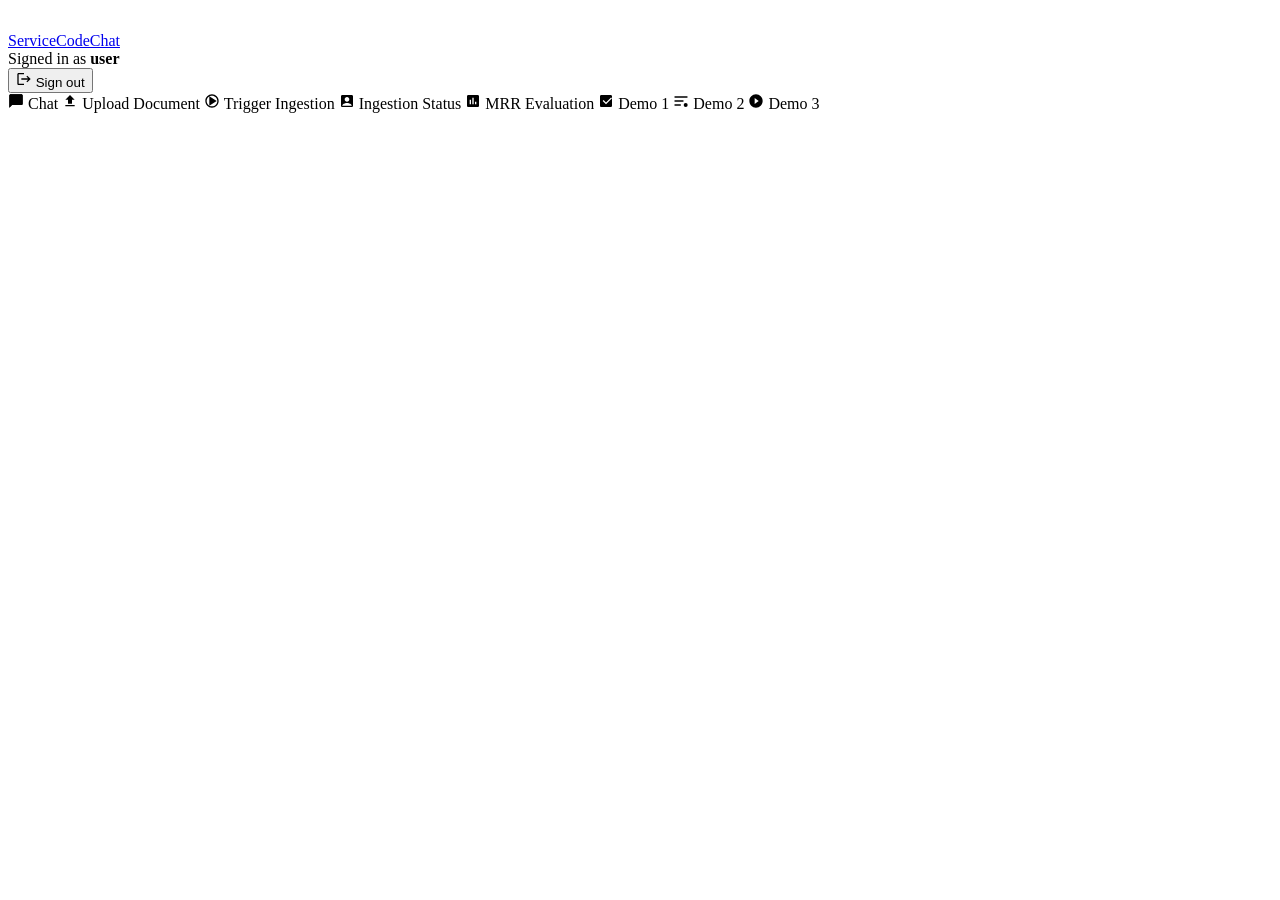
<file: src/main/resources/templates/fragments/nav.html>
<!DOCTYPE html>
<html xmlns:th="http://www.thymeleaf.org"
      xmlns:sec="http://www.thymeleaf.org/extras/spring-security">
<body>
<div th:fragment="navbar(activePage)">

    <!-- Top App Bar -->
    <div class="top-bar">
        <a class="brand" href="/">
            <div class="brand-mark">
                <svg width="20" height="20" viewBox="0 0 24 24" fill="none">
                    <path d="M20 2H4C2.9 2 2 2.9 2 4v18l4-4h14c1.1 0 2-.9 2-2V4c0-1.1-.9-2-2-2z"
                          fill="var(--clr-on-primary-container)"/>
                    <circle cx="8" cy="11" r="1.2" fill="var(--clr-primary-container)"/>
                    <circle cx="12" cy="11" r="1.2" fill="var(--clr-primary-container)"/>
                    <circle cx="16" cy="11" r="1.2" fill="var(--clr-primary-container)"/>
                </svg>
            </div>
            <span class="brand-name">ServiceCodeChat</span>
        </a>
        <div class="top-bar-end">
            <span class="user-label" sec:authorize="isAuthenticated()">
                Signed in as <strong sec:authentication="name">user</strong>
            </span>
            <form th:action="@{/logout}" method="post" style="margin:0">
                <button type="submit" class="btn-logout">
                    <svg width="16" height="16" viewBox="0 0 24 24" fill="currentColor">
                        <path d="M17 7l-1.41 1.41L18.17 11H8v2h10.17l-2.58 2.58L17 17l5-5-5-5zM4 5h8V3H4c-1.1 0-2 .9-2 2v14c0 1.1.9 2 2 2h8v-2H4V5z"/>
                    </svg>
                    Sign out
                </button>
            </form>
        </div>
    </div>

    <!-- Navigation Tabs -->
    <div class="nav-tabs-bar">
        <a th:href="@{/}" th:class="${activePage == 'chat'} ? 'tab active' : 'tab'">
            <svg width="16" height="16" viewBox="0 0 24 24" fill="currentColor">
                <path th:if="${activePage == 'chat'}"
                      d="M20 2H4C2.9 2 2 2.9 2 4v18l4-4h14c1.1 0 2-.9 2-2V4c0-1.1-.9-2-2-2z"/>
                <path th:unless="${activePage == 'chat'}"
                      d="M20 2H4C2.9 2 2 2.9 2 4v18l4-4h14c1.1 0 2-.9 2-2V4c0-1.1-.9-2-2-2zM20 16H5.17L4 17.17V4h16v12z"/>
            </svg>
            Chat
        </a>
        <a th:href="@{/ingest/upload}" th:class="${activePage == 'upload'} ? 'tab active' : 'tab'">
            <svg width="16" height="16" viewBox="0 0 24 24" fill="currentColor">
                <path d="M9 16h6v-6h4l-7-7-7 7h4v6zm-4 2h14v2H5v-2z"/>
            </svg>
            Upload Document
        </a>
        <a th:href="@{/ingest/trigger}" th:class="${activePage == 'trigger'} ? 'tab active' : 'tab'">
            <svg width="16" height="16" viewBox="0 0 24 24" fill="currentColor">
                <path th:if="${activePage == 'trigger'}"  d="M8 5v14l11-7z"/>
                <path th:unless="${activePage == 'trigger'}" d="M10 16.5l6-4.5-6-4.5v9zM12 2C6.48 2 2 6.48 2 12s4.48 10 10 10 10-4.48 10-10S17.52 2 12 2zm0 18c-4.41 0-8-3.59-8-8s3.59-8 8-8 8 3.59 8 8-3.59 8-8 8z"/>
            </svg>
            Trigger Ingestion
        </a>
        <a th:href="@{/ingest/status}" th:class="${activePage == 'status'} ? 'tab active' : 'tab'">
            <svg width="16" height="16" viewBox="0 0 24 24" fill="currentColor">
                <path d="M19 3H5c-1.1 0-2 .9-2 2v14c0 1.1.9 2 2 2h14c1.1 0 2-.9 2-2V5c0-1.1-.9-2-2-2zm-7 3c1.93 0 3.5 1.57 3.5 3.5S13.93 13 12 13s-3.5-1.57-3.5-3.5S10.07 6 12 6zm7 13H5v-.23c0-.62.28-1.2.76-1.58C7.47 15.82 9.64 15 12 15s4.53.82 6.24 2.19c.48.38.76.97.76 1.58V19z"/>
            </svg>
            Ingestion Status
        </a>
        <a th:href="@{/ingest/evaluate}" th:class="${activePage == 'evaluate'} ? 'tab active' : 'tab'">
            <svg width="16" height="16" viewBox="0 0 24 24" fill="currentColor">
                <path d="M19 3H5c-1.1 0-2 .9-2 2v14c0 1.1.9 2 2 2h14c1.1 0 2-.9 2-2V5c0-1.1-.9-2-2-2zM9 17H7v-7h2v7zm4 0h-2V7h2v10zm4 0h-2v-4h2v4z"/>
            </svg>
            MRR Evaluation
        </a>
        <a th:href="@{/demo}" th:class="${activePage == 'demo'} ? 'tab active' : 'tab'" target="_blank" rel="noopener noreferrer">
            <svg width="16" height="16" viewBox="0 0 24 24" fill="currentColor">
                <path d="M19 3H5c-1.1 0-2 .9-2 2v14c0 1.1.9 2 2 2h14c1.1 0 2-.9 2-2V5c0-1.1-.9-2-2-2zm-7 14l-5-5 1.41-1.41L12 14.17l7.59-7.59L21 8l-9 9z"/>
            </svg>
            Demo 1
        </a>
        <a th:href="@{/demo2}" th:class="${activePage == 'demo2'} ? 'tab active' : 'tab'" target="_blank" rel="noopener noreferrer">
            <svg width="16" height="16" viewBox="0 0 24 24" fill="currentColor">
                <path d="M3 6h18M3 12h12M3 18h8" stroke="currentColor" stroke-width="2" stroke-linecap="round" fill="none"/>
                <circle cx="19" cy="18" r="3" fill="currentColor"/>
            </svg>
            Demo 2
        </a>
        <a th:href="@{/demo3}" th:class="${activePage == 'demo3'} ? 'tab active' : 'tab'" target="_blank" rel="noopener noreferrer">
            <svg width="16" height="16" viewBox="0 0 24 24" fill="currentColor">
                <path d="M12 2C6.48 2 2 6.48 2 12s4.48 10 10 10 10-4.48 10-10S17.52 2 12 2zm-2 14.5v-9l6 4.5-6 4.5z"/>
            </svg>
            Demo 3
        </a>
    </div>

</div>
</body>
</html>
</file>
